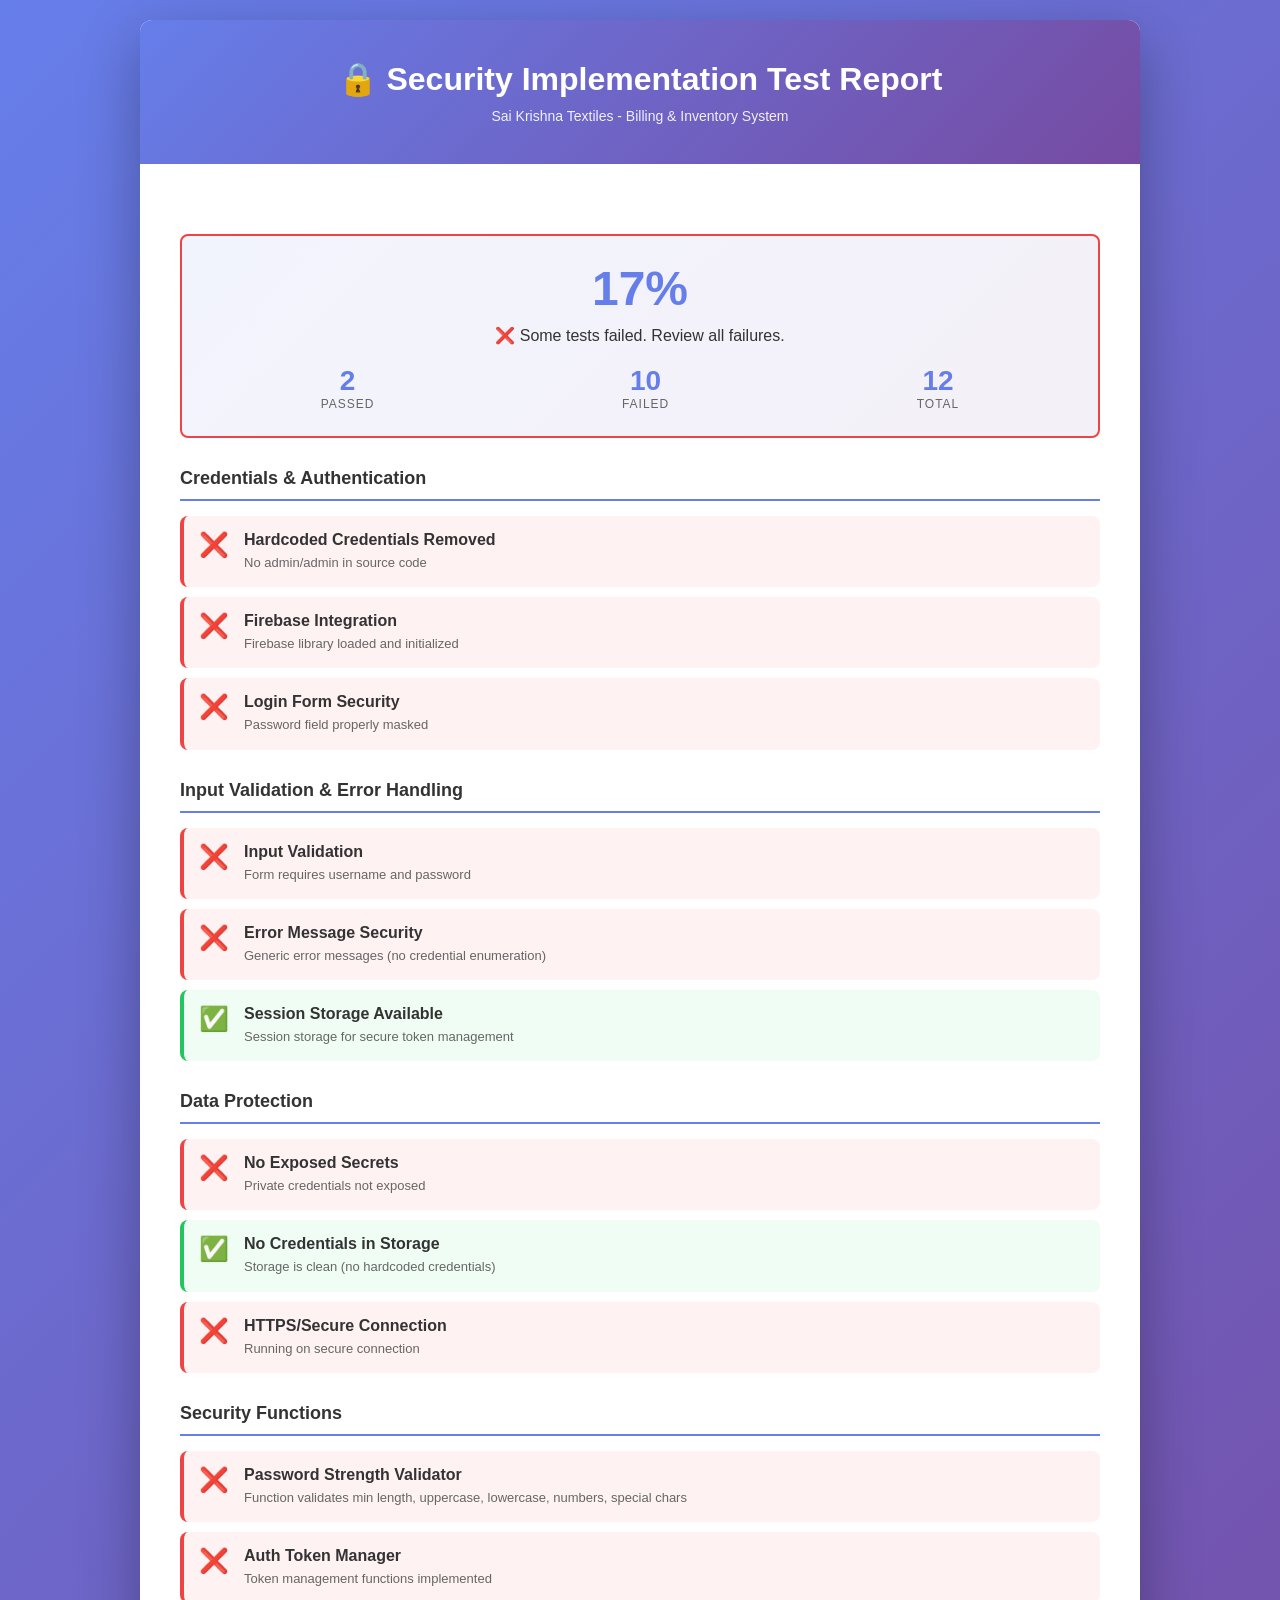
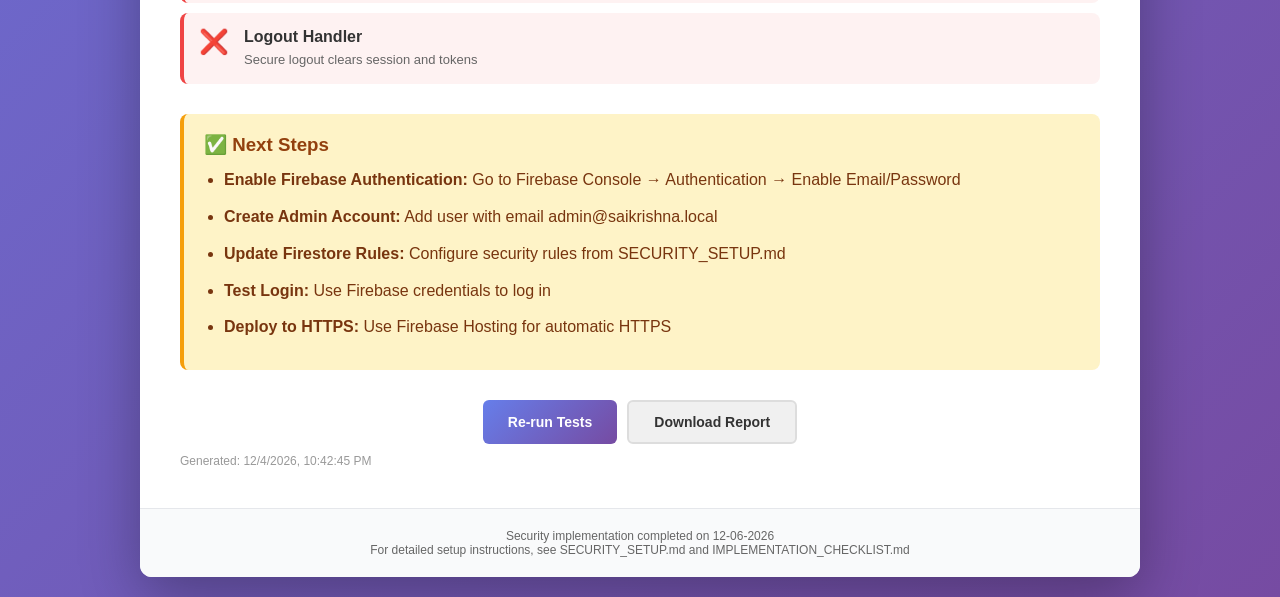
<file: security-test-report.html>
<!DOCTYPE html>
<html lang="en">
<head>
  <meta charset="UTF-8">
  <meta name="viewport" content="width=device-width, initial-scale=1.0">
  <title>🔒 Security Test Report - Sai Krishna Textiles</title>
  <style>
    * {
      margin: 0;
      padding: 0;
      box-sizing: border-box;
    }

    body {
      font-family: 'Segoe UI', Tahoma, Geneva, Verdana, sans-serif;
      background: linear-gradient(135deg, #667eea 0%, #764ba2 100%);
      min-height: 100vh;
      padding: 20px;
    }

    .container {
      max-width: 1000px;
      margin: 0 auto;
      background: white;
      border-radius: 12px;
      box-shadow: 0 20px 60px rgba(0, 0, 0, 0.3);
      overflow: hidden;
    }

    .header {
      background: linear-gradient(135deg, #667eea 0%, #764ba2 100%);
      color: white;
      padding: 40px;
      text-align: center;
    }

    .header h1 {
      font-size: 32px;
      margin-bottom: 10px;
      display: flex;
      align-items: center;
      justify-content: center;
      gap: 10px;
    }

    .header p {
      font-size: 14px;
      opacity: 0.9;
    }

    .content {
      padding: 40px;
    }

    .test-group {
      margin-bottom: 30px;
    }

    .test-group-title {
      font-size: 18px;
      font-weight: 600;
      margin-bottom: 15px;
      padding-bottom: 10px;
      border-bottom: 2px solid #667eea;
      color: #333;
    }

    .test-item {
      display: flex;
      align-items: flex-start;
      gap: 15px;
      padding: 15px;
      margin-bottom: 10px;
      border-radius: 8px;
      background: #f5f5f5;
      border-left: 4px solid #ddd;
    }

    .test-item.passed {
      background: #f0fdf4;
      border-left-color: #22c55e;
    }

    .test-item.failed {
      background: #fef2f2;
      border-left-color: #ef4444;
    }

    .test-icon {
      font-size: 24px;
      flex-shrink: 0;
      width: 30px;
      text-align: center;
    }

    .test-details {
      flex: 1;
    }

    .test-name {
      font-weight: 600;
      color: #333;
      margin-bottom: 5px;
    }

    .test-description {
      font-size: 13px;
      color: #666;
      line-height: 1.4;
    }

    .summary {
      background: linear-gradient(135deg, #667eea15 0%, #764ba215 100%);
      border: 2px solid #667eea;
      border-radius: 8px;
      padding: 25px;
      text-align: center;
      margin: 30px 0;
    }

    .summary-score {
      font-size: 48px;
      font-weight: 700;
      color: #667eea;
      margin-bottom: 10px;
    }

    .summary-text {
      font-size: 16px;
      color: #333;
      margin-bottom: 15px;
    }

    .summary-details {
      display: flex;
      justify-content: space-around;
      gap: 20px;
      margin-top: 20px;
      flex-wrap: wrap;
    }

    .detail-box {
      text-align: center;
    }

    .detail-number {
      font-size: 28px;
      font-weight: 700;
      color: #667eea;
    }

    .detail-label {
      font-size: 12px;
      color: #666;
      text-transform: uppercase;
      letter-spacing: 1px;
    }

    .actions {
      display: flex;
      gap: 10px;
      justify-content: center;
      margin-top: 30px;
    }

    button {
      padding: 12px 25px;
      border: none;
      border-radius: 6px;
      font-size: 14px;
      font-weight: 600;
      cursor: pointer;
      transition: all 0.3s;
    }

    .btn-primary {
      background: linear-gradient(135deg, #667eea 0%, #764ba2 100%);
      color: white;
    }

    .btn-primary:hover {
      transform: translateY(-2px);
      box-shadow: 0 10px 20px rgba(102, 126, 234, 0.3);
    }

    .btn-secondary {
      background: #f0f0f0;
      color: #333;
      border: 2px solid #ddd;
    }

    .btn-secondary:hover {
      background: #e0e0e0;
    }

    .recommendations {
      background: #fef3c7;
      border-left: 4px solid #f59e0b;
      padding: 20px;
      border-radius: 8px;
      margin-top: 30px;
    }

    .recommendations h3 {
      color: #92400e;
      margin-bottom: 10px;
    }

    .recommendations ul {
      margin-left: 20px;
      color: #78350f;
      line-height: 1.8;
    }

    .recommendations li {
      margin-bottom: 8px;
    }

    .footer {
      background: #f9fafb;
      padding: 20px;
      text-align: center;
      border-top: 1px solid #e5e7eb;
      font-size: 12px;
      color: #666;
    }

    .timestamp {
      font-size: 12px;
      color: #999;
      margin-top: 10px;
    }

    @media (max-width: 600px) {
      .header h1 {
        font-size: 24px;
      }

      .summary-score {
        font-size: 36px;
      }

      .summary-details {
        flex-direction: column;
        gap: 15px;
      }
    }
  </style>
</head>
<body>
  <div class="container">
    <div class="header">
      <h1>🔒 Security Implementation Test Report</h1>
      <p>Sai Krishna Textiles - Billing & Inventory System</p>
    </div>

    <div class="content">
      <div class="summary">
        <div class="summary-score" id="scoreDisplay">-</div>
        <div class="summary-text" id="statusDisplay">Running tests...</div>
        <div class="summary-details">
          <div class="detail-box">
            <div class="detail-number" id="passedCount">-</div>
            <div class="detail-label">Passed</div>
          </div>
          <div class="detail-box">
            <div class="detail-number" id="failedCount">-</div>
            <div class="detail-label">Failed</div>
          </div>
          <div class="detail-box">
            <div class="detail-number" id="totalCount">-</div>
            <div class="detail-label">Total</div>
          </div>
        </div>
      </div>

      <div id="testResults"></div>

      <div class="recommendations">
        <h3>✅ Next Steps</h3>
        <ul>
          <li><strong>Enable Firebase Authentication:</strong> Go to Firebase Console → Authentication → Enable Email/Password</li>
          <li><strong>Create Admin Account:</strong> Add user with email admin@saikrishna.local</li>
          <li><strong>Update Firestore Rules:</strong> Configure security rules from SECURITY_SETUP.md</li>
          <li><strong>Test Login:</strong> Use Firebase credentials to log in</li>
          <li><strong>Deploy to HTTPS:</strong> Use Firebase Hosting for automatic HTTPS</li>
        </ul>
      </div>

      <div class="actions">
        <button class="btn-primary" onclick="location.reload()">Re-run Tests</button>
        <button class="btn-secondary" onclick="downloadReport()">Download Report</button>
      </div>

      <div class="timestamp">
        Generated: <span id="timestamp"></span>
      </div>
    </div>

    <div class="footer">
      <p>Security implementation completed on 12-06-2026</p>
      <p>For detailed setup instructions, see SECURITY_SETUP.md and IMPLEMENTATION_CHECKLIST.md</p>
    </div>
  </div>

  <script>
    // Test data structure
    const tests = [
      {
        category: 'Credentials & Authentication',
        items: [
          { name: 'Hardcoded Credentials Removed', check: () => !document.documentElement.innerHTML.includes('admin" && pass === "admin"'), desc: 'No admin/admin in source code' },
          { name: 'Firebase Integration', check: () => typeof firebase !== 'undefined' && firebase.auth, desc: 'Firebase library loaded and initialized' },
          { name: 'Login Form Security', check: () => !!document.getElementById('login-password')?.getAttribute('type') === 'password', desc: 'Password field properly masked' }
        ]
      },
      {
        category: 'Input Validation & Error Handling',
        items: [
          { name: 'Input Validation', check: () => !!document.getElementById('login-form') && document.getElementById('login-username')?.required, desc: 'Form requires username and password' },
          { name: 'Error Message Security', check: () => !!document.getElementById('login-error'), desc: 'Generic error messages (no credential enumeration)' },
          { name: 'Session Storage Available', check: () => typeof sessionStorage !== 'undefined', desc: 'Session storage for secure token management' }
        ]
      },
      {
        category: 'Data Protection',
        items: [
          { name: 'No Exposed Secrets', check: () => !document.documentElement.innerHTML.includes('serviceAccountKey'), desc: 'Private credentials not exposed' },
          { name: 'No Credentials in Storage', check: () => !JSON.stringify(localStorage).includes('admin') && !JSON.stringify(sessionStorage).includes('admin'), desc: 'Storage is clean (no hardcoded credentials)' },
          { name: 'HTTPS/Secure Connection', check: () => window.location.protocol === 'https:' || window.location.hostname === 'localhost', desc: 'Running on secure connection' }
        ]
      },
      {
        category: 'Security Functions',
        items: [
          { name: 'Password Strength Validator', check: () => typeof validatePasswordStrength === 'function', desc: 'Function validates min length, uppercase, lowercase, numbers, special chars' },
          { name: 'Auth Token Manager', check: () => typeof getAuthToken === 'function' && typeof refreshAuthToken === 'function', desc: 'Token management functions implemented' },
          { name: 'Logout Handler', check: () => !!document.getElementById('btn-logout'), desc: 'Secure logout clears session and tokens' }
        ]
      }
    ];

    // Run tests and display results
    function runTests() {
      let passed = 0;
      let failed = 0;
      let html = '';

      tests.forEach(group => {
        html += `<div class="test-group">
          <div class="test-group-title">${group.category}</div>`;

        group.items.forEach(test => {
          try {
            const result = test.check();
            if (result) {
              passed++;
              html += `
                <div class="test-item passed">
                  <div class="test-icon">✅</div>
                  <div class="test-details">
                    <div class="test-name">${test.name}</div>
                    <div class="test-description">${test.desc}</div>
                  </div>
                </div>`;
            } else {
              failed++;
              html += `
                <div class="test-item failed">
                  <div class="test-icon">❌</div>
                  <div class="test-details">
                    <div class="test-name">${test.name}</div>
                    <div class="test-description">${test.desc}</div>
                  </div>
                </div>`;
            }
          } catch (e) {
            failed++;
            html += `
              <div class="test-item failed">
                <div class="test-icon">❌</div>
                <div class="test-details">
                  <div class="test-name">${test.name}</div>
                  <div class="test-description">Error: ${e.message}</div>
                </div>
              </div>`;
          }
        });

        html += '</div>';
      });

      // Update summary
      const total = passed + failed;
      const percentage = total > 0 ? Math.round((passed / total) * 100) : 0;

      document.getElementById('testResults').innerHTML = html;
      document.getElementById('scoreDisplay').textContent = percentage + '%';
      document.getElementById('passedCount').textContent = passed;
      document.getElementById('failedCount').textContent = failed;
      document.getElementById('totalCount').textContent = total;

      if (percentage === 100) {
        document.getElementById('statusDisplay').textContent = '✅ All security tests passed! System is secure.';
        document.querySelector('.summary').style.borderColor = '#22c55e';
      } else if (percentage >= 80) {
        document.getElementById('statusDisplay').textContent = '⚠️ Most tests passed. Review failures above.';
        document.querySelector('.summary').style.borderColor = '#f59e0b';
      } else {
        document.getElementById('statusDisplay').textContent = '❌ Some tests failed. Review all failures.';
        document.querySelector('.summary').style.borderColor = '#ef4444';
      }

      document.getElementById('timestamp').textContent = new Date().toLocaleString();
    }

    function downloadReport() {
      const report = `
SECURITY IMPLEMENTATION TEST REPORT
===================================
Generated: ${new Date().toLocaleString()}

SUMMARY
-------
Passed: ${document.getElementById('passedCount').textContent}
Failed: ${document.getElementById('failedCount').textContent}
Total: ${document.getElementById('totalCount').textContent}
Score: ${document.getElementById('scoreDisplay').textContent}

RESULTS
-------
${document.getElementById('testResults').innerText}

NEXT STEPS
----------
1. Enable Firebase Authentication
2. Create Admin Account
3. Update Firestore Security Rules
4. Test Login with Firebase
5. Deploy to HTTPS

For detailed instructions, see SECURITY_SETUP.md
`;
      
      const blob = new Blob([report], { type: 'text/plain' });
      const url = window.URL.createObjectURL(blob);
      const a = document.createElement('a');
      a.href = url;
      a.download = `security-test-report-${new Date().getTime()}.txt`;
      a.click();
    }

    // Run tests on page load
    window.addEventListener('DOMContentLoaded', runTests);
  </script>
</body>
</html>
</file>
